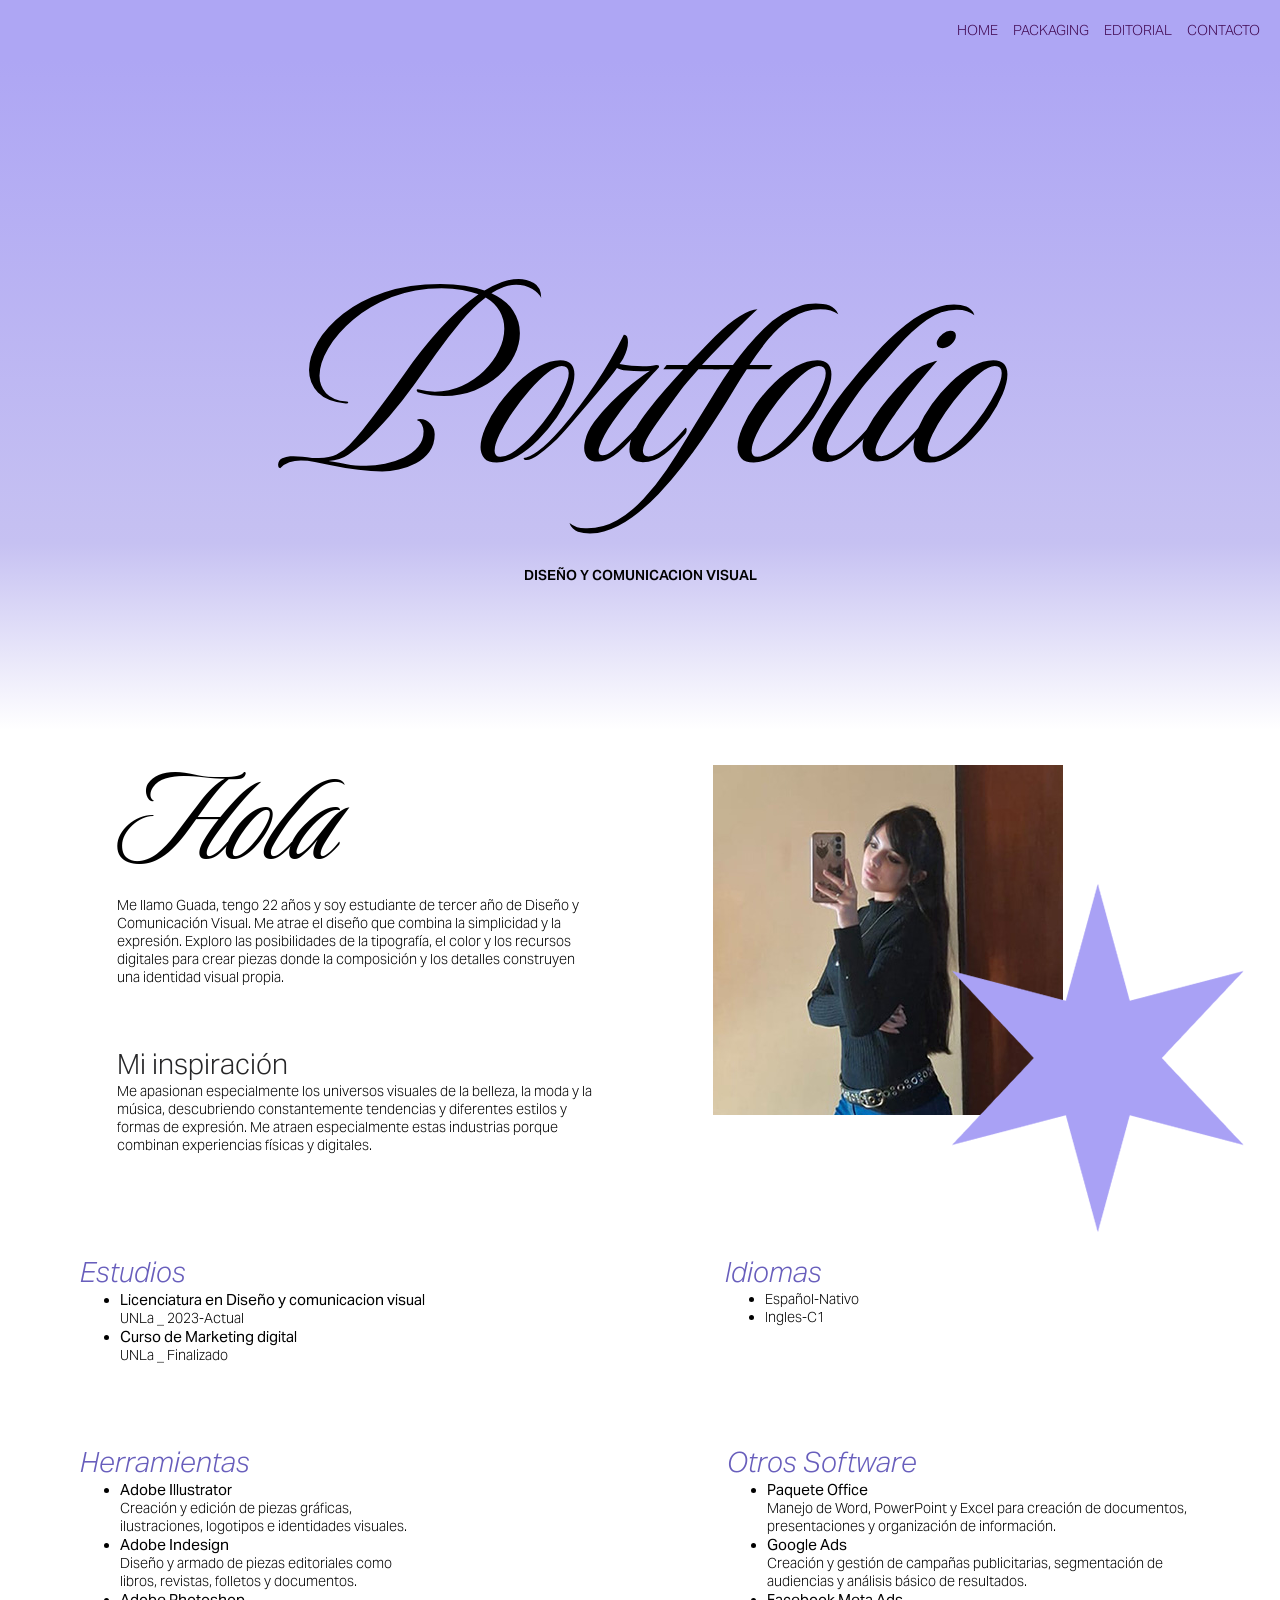
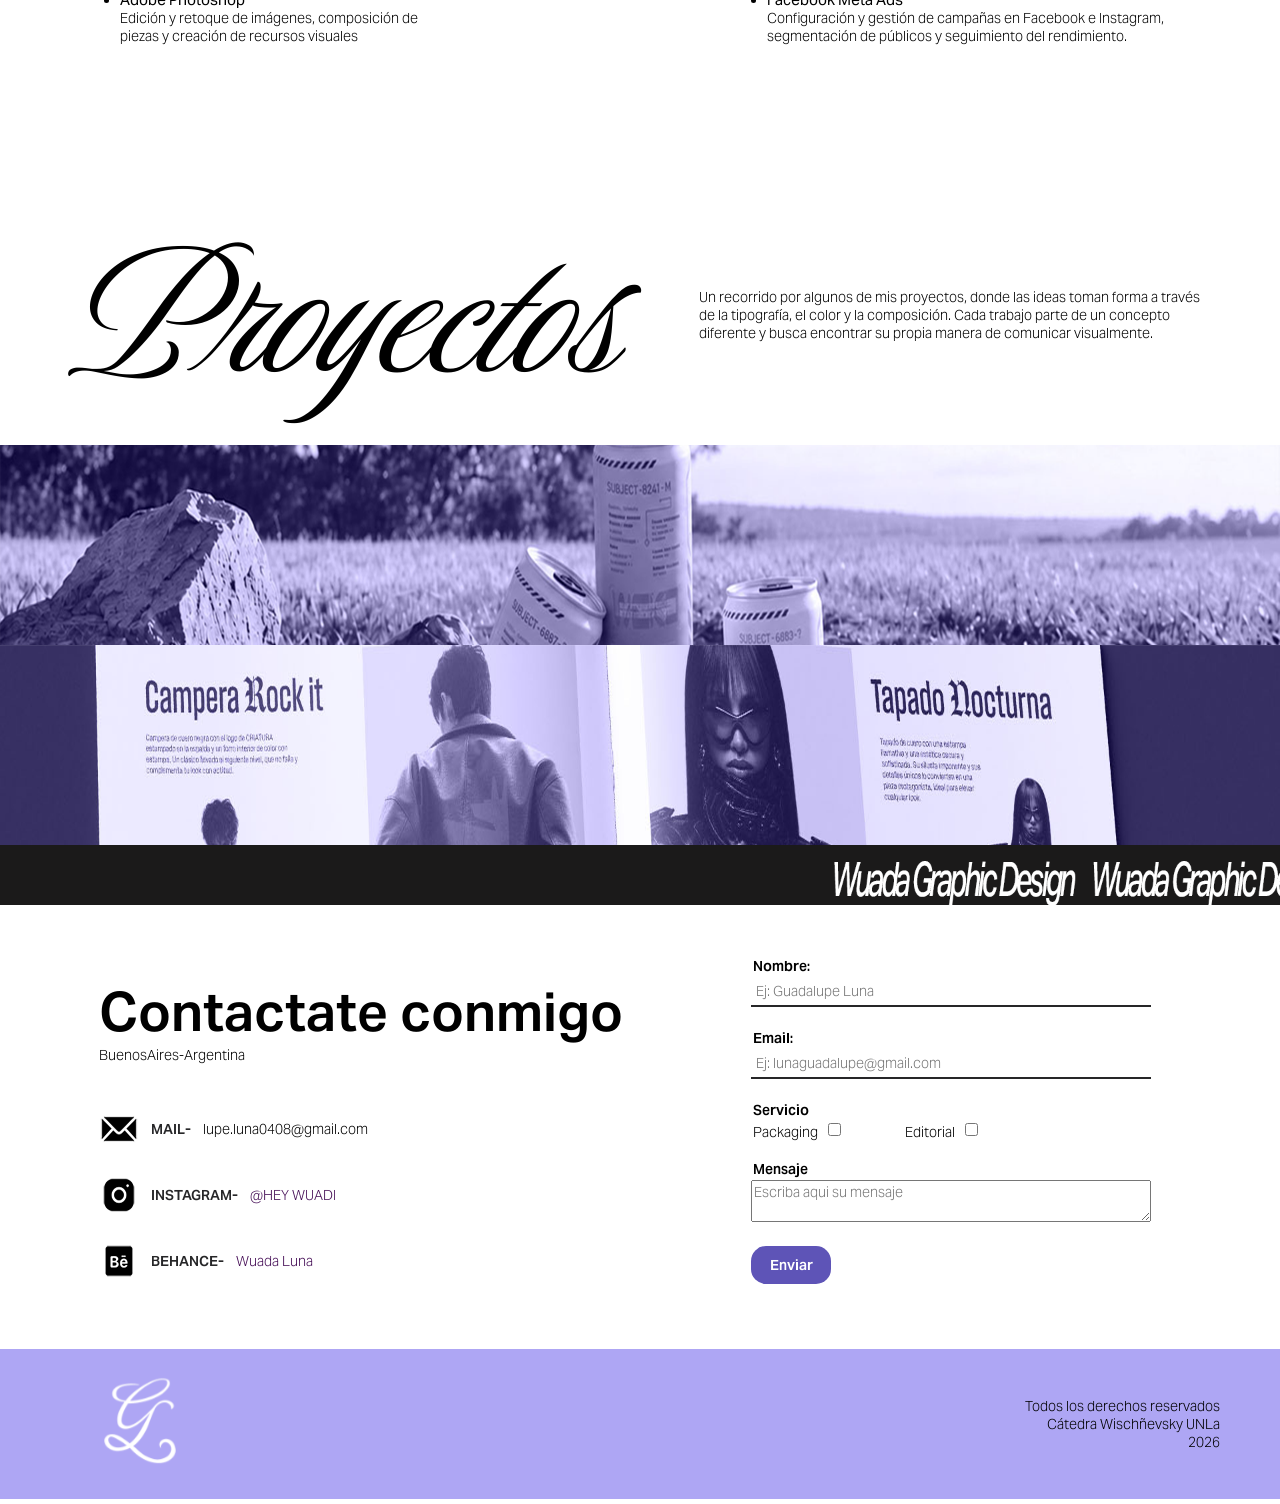
<file: index.html>
<!DOCTYPE html>
<html>

<head>
    <meta charset="UTF-8" />
    <title>Guada Luna Portoflio</title>
    <link rel="stylesheet" href="estilos.css">
    <link rel="icon" type="image/x-icon" href="img/favicon.ico">
    <meta name="viewport" content="width=device-width, initial-scale=1.0">
   
</head>

<body>
    <header>
        <nav>
            <a href="index.html">HOME</a>
            <a href="packaging.html">PACKAGING</a>
            <a href="editorial.html">EDITORIAL</a>
            <a href="#contacto">CONTACTO</a>
        </nav>
    </header>
    <main>
        <section id="hero">
            <h1>Portfolio</h1>
            <p id="bajada">DISEÑO Y COMUNICACION VISUAL</p>

        </section>

        <section class="intro">

            <article class="bio">
                <div class="sobremi">
                    <h3>Hola</h3>
                    <p>Me llamo Guada, tengo 22 años y soy estudiante de tercer año de Diseño y Comunicación Visual. Me
                        atrae el diseño que combina la simplicidad y la expresión. Exploro las posibilidades de la
                        tipografía, el color y los recursos digitales para crear piezas donde la composición y los
                        detalles construyen una identidad visual propia.</p>
                </div>

                <div class="inspiracion">
                    <h5 id="sub-black">Mi inspiración</h5>
                    <p>Me apasionan especialmente los universos visuales de la belleza, la moda y la música,
                        descubriendo constantemente tendencias y diferentes estilos y formas de expresión. Me atraen
                        especialmente estas industrias porque combinan experiencias físicas y digitales.</p>
                </div>
            </article>
            <div class="contenedor-foto">
                <img src="img/imagen-perfil.jpg" class="foto-perfil" alt="foto de perfil" width="350" height="350" />
                <img src="img/estrella.png" class="estrella" alt="estrella decorativa" width="292" height="348">
                </div>



        </section>
        <section class="estudios">
            <div class="separador-uno">
                <article class="info">
                    <h5>Estudios</h5>
                    <ul>
                        <li>
                            <h6>Licenciatura en Diseño y comunicacion visual</h6>
                            <p>UNLa _ 2023-Actual</p>
                        </li>
                        <li>
                            <h6>Curso de Marketing digital</h6>
                            <p>UNLa _ Finalizado</p>
                        </li>
                    </ul>
                </article>
                <article class="info">
                    <h5>Idiomas</h5>
                    <ul>
                        <li>
                            Español-Nativo
                        </li>
                        <li>
                            Ingles-C1
                        </li>
                    </ul>
                </article>
            </div>
            <div class="separador-dos">
                <article class="info">
                    <h5>Herramientas</h5>
                    <ul>
                        <li>
                            <h6>Adobe Illustrator</h6>
                            <p>Creación y edición de piezas gráficas, ilustraciones, logotipos e identidades visuales.
                            </p>
                        </li>
                        <li>
                            <h6>Adobe Indesign</h6>
                            <p>Diseño y armado de piezas editoriales como libros, revistas, folletos y documentos.</p>
                        </li>

                        <li>
                            <h6>Adobe Photoshop</h6>
                            <p>Edición y retoque de imágenes, composición de piezas y creación de recursos visuales</p>
                        </li>
                    </ul>
                </article>
                <article class="info">
                    <h5>Otros Software</h5>
                    <ul>
                        <li>
                            <h6>Paquete Office</h6>
                            <p>Manejo de Word, PowerPoint y Excel para creación de documentos, presentaciones y
                                organización
                                de información.</p>

                        <li>
                            <h6>Google Ads</h6>
                            <p>Creación y gestión de campañas publicitarias, segmentación de audiencias y análisis
                                básico de
                                resultados.</p>
                        </li>
                        <li>
                            <h6>Facebook Meta Ads</h6>
                            <p>Configuración y gestión de campañas en Facebook e Instagram, segmentación de públicos y
                                seguimiento del rendimiento.</p>
                        </li>
                    </ul>
                </article>
            </div>
        </section>
        <section class="proyectos">
            <h2>Proyectos</h2>
            <p id="bloque-texto">Un recorrido por algunos de mis proyectos, donde las ideas toman forma a través de la
                tipografía, el
                color y la composición. Cada trabajo parte de un concepto diferente y busca encontrar su propia manera
                de comunicar visualmente.</p>
        </section>
        <section class="portadas">
            <a href="packaging.html"><img src="img/portada-packaging.png" class="fondo-tps" alt="imagen de latas"
                    width="100%" height="200" /></a>
            <a href="editorial.html"><img src="img/portada-editorial.png" class="fondo-tps"
                    alt="imagen de pieza editorial" width="100%" height="200" /></a>
            <img src="img/gifhy-0.4x.gif" width="100%" height="60" />
        </section>
        <section id="contacto">
            <article class="redes">
                <div>
                    <h4>Contactate conmigo</h4>
                    <p> BuenosAires-Argentina</p>
                </div>
                <div>
                    <ul id="listado">
                        <li class="links">
                            <img src="img/mail.png" alt="logomail" width="40" height="40" />
                            <p id="medios">MAIL-</p>
                            <p> lupe.luna0408@gmail.com</p>
                        </li>
                        <li class="links">
                            <img src="img/instagram.png" alt="logo instagram" width="40" height="40" />
                            <p id="medios">INSTAGRAM-</p>
                            <a href="https://www.instagram.com/hey.wuadi/">@HEY WUADI</a>
                        </li>
                        <li class="links">
                            <img src="img/behance.png" alt="logo behance" width="40" height="40" />
                            <p id="medios">BEHANCE-</p>
                            <a href="https://www.behance.net/guadalupeluna7">Wuada Luna</a>
                        </li>
                    </ul>
                </div>
            </article>

            <div class="formulario">
                <form method="post" action="" target="_blank" enctype="text/plain">

                    <label for="nombre">Nombre:</label>
                    <input type="text" name="Nombre" id="nombre" maxlength="30" placeholder="Ej: Guadalupe Luna"
                        required>

                    <label for="email">Email:</label>
                    <input type="email" name="Email" id="email" placeholder="Ej: lunaguadalupe@gmail.com" required>

                     <label>Servicio</label>
                    <div id="choice">
                       
                        <label for="packaging" id="opcion">Packaging <input type="checkbox" name="servicio" value="Packaging"
                                id="packaging"></label>

                        <label for="editorial" id="opcion">Editorial <input type="checkbox" name="servicio" value="Editorial"
                                id="editorial"></label>
                    </div>

                    <label for="mensaje">Mensaje</label>
                    <textarea name="Mensaje" id="mensaje" placeholder="Escriba aqui su mensaje"></textarea>


                    <input type="submit" value="Enviar" formenctype="text/plain">

            </div>
        </section>
    </main>
    <footer>
        <img src="img/logo.svg" width="160" height="160" />
        <ul class="lista">
            <li> Todos los derechos reservados</li>
            <li> Cátedra Wischñevsky UNLa</li>
            <li> 2026</li>
        </ul>
    </footer>

</body>
</file>
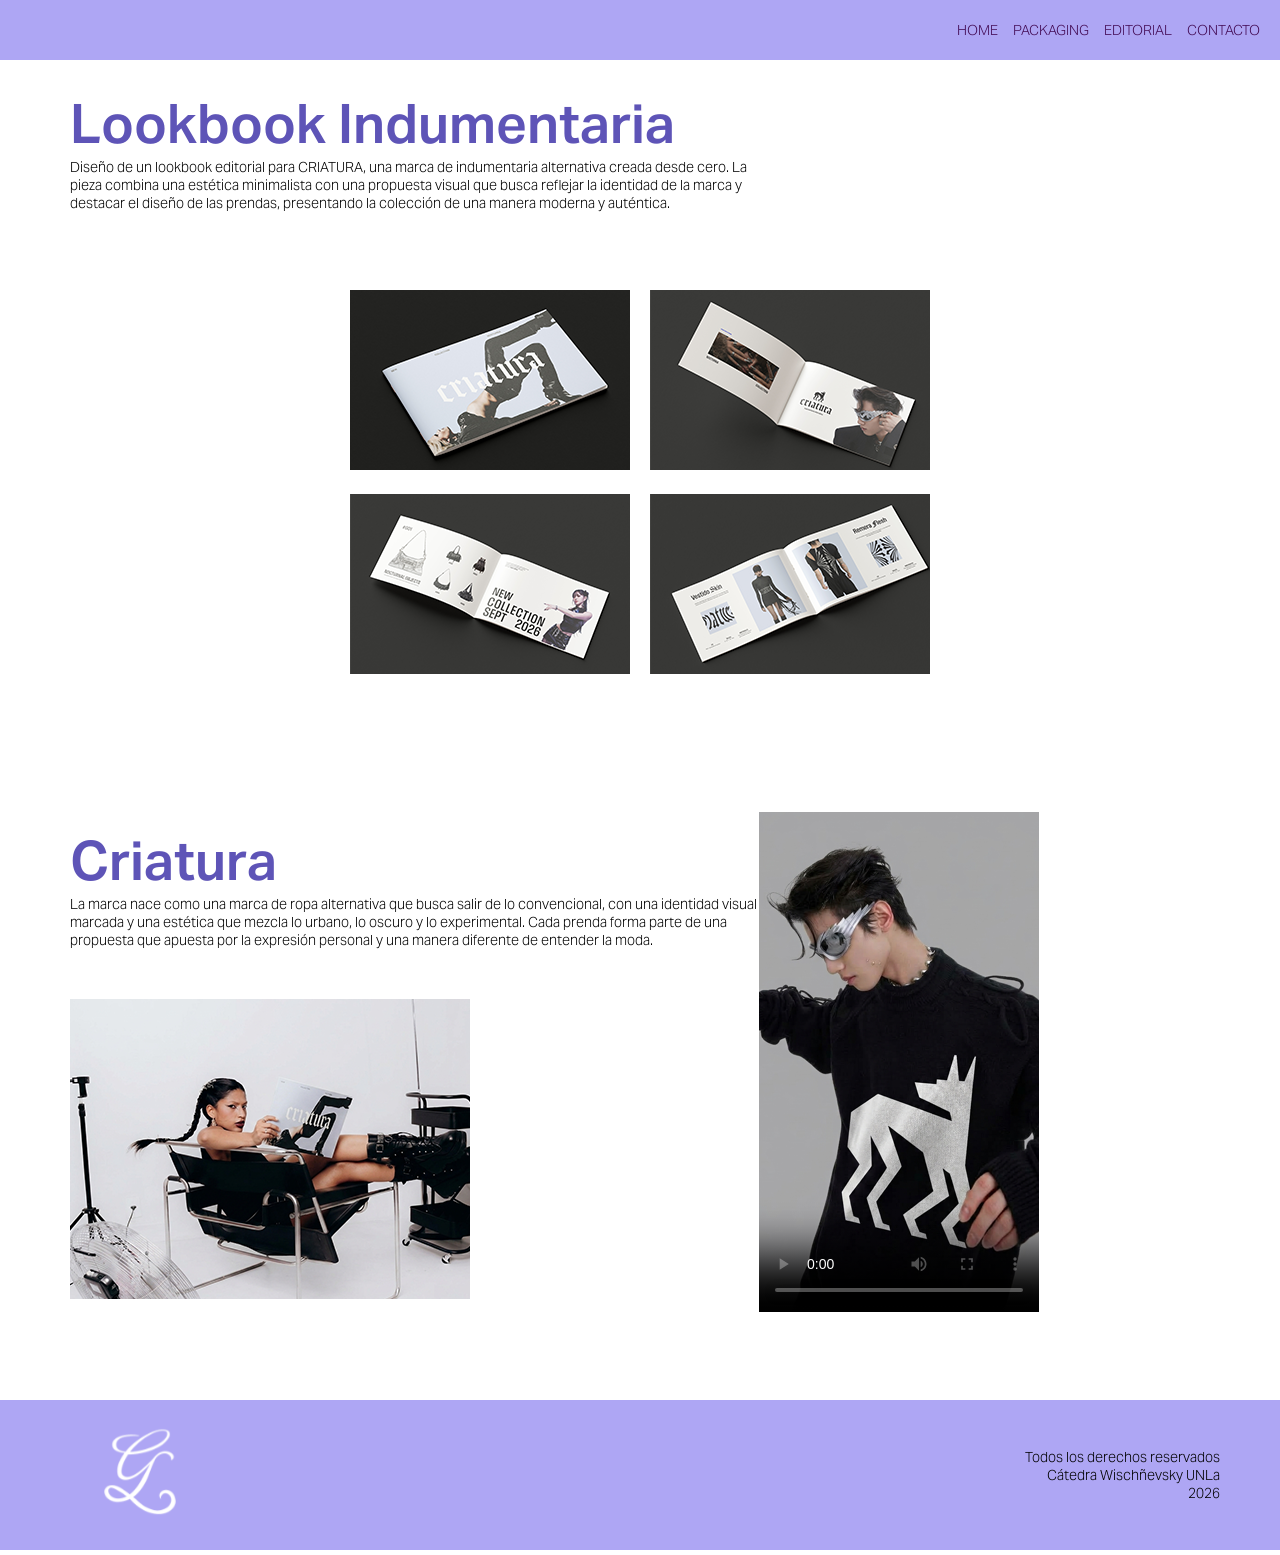
<file: editorial.html>
<!DOCTYPE html>

<head>
    <meta charset="UTF-8" />
    <title>Guada Luna Portoflio</title>
    <link rel="stylesheet" href="estilos.css">
    <link rel="icon" type="image/x-icon" href="img/favicon.ico">
    <meta name="viewport" content="width=device-width, initial-scale=1.0">
    <script>
        function cambiarDisplay(visibilidadNueva) {
            document.getElementById("galeria").style.display = visibilidadNueva
        }
        function mostrarGaleria() {
            cambiarDisplay('flex')
        }
        function ocultarGaleria() {
            cambiarDisplay('none')
        }
    </script>
</head>

<body>
    <header>
        <nav>
            <a href="index.html">HOME</a>
            <a href="packaging.html">PACKAGING</a>
            <a href="editorial.html">EDITORIAL</a>
            <a href="index.html#contacto">CONTACTO</a>
        </nav>
    </header>
    <main>

        <section class="info-trabajos">
            <article>
                <h4 class="titulo-color">Lookbook Indumentaria</h4>
                <p>Diseño de un lookbook editorial para CRIATURA, una marca de indumentaria alternativa creada desde
                    cero. La pieza combina una estética minimalista con una propuesta visual que busca reflejar la
                    identidad de la marca y destacar el diseño de las prendas, presentando la colección de una manera
                    moderna y auténtica.</p>
            </article>
        </section>
        <section id="miniaturas">
            <div class="thumbnail">
                <a href="#foto-5"><img src="img/editorial-miniatura-1.png" class="cambio-scale"
                        alt="imagen de lookbook de indumentaria abierto" width="280" height="180"
                        onClick="mostrarGaleria()"></a>

                <a href="#foto-6"><img src="img/editorial-miniatura-2.png" class="cambio-scale"
                        alt="imagen de lookbook de indumentaria abierto" width="280" height="180"
                        onClick="mostrarGaleria()"></a>
            </div>

            <div class="thumbnail">
                <a href="#foto-7"><img src="img/editorial-miniatura-3.png" class="cambio-scale"
                        alt="mockup del reverso de las tres latas" alt="imagen de lookbook de indumentaria abierto"
                        width="280" height="180" onClick="mostrarGaleria()"></a>
                <a href="#foto-8"><img src="img/editorial-miniatura-4.png" class="cambio-scale"
                        alt="imagen de lookbook de indumentaria abierto" width="280" height="180"
                        onClick="mostrarGaleria()" /></a>
            </div>
        </section>

        <section id="galeria">
            <ul id="galeria-oculta">
                <li class="fraccion-galeria" id="foto-5">
                    <a href="#" class="primer-ultima-flecha"> <img src="img/atras.png" width="50" height="50"
                            alt="atras"></a>
                    <img class="cerrar" src="img/cerrar.png" alt="cerrar" width="50" height="50"
                        onClick="ocultarGaleria()">
                    <a href="#foto-6">
                        <img src="img/siguiente.png" width="50" height="50" alt="siguiente">
                    </a>
                </li>

                <li class="fraccion-galeria" id="foto-6">
                    <a href="#foto-5">
                        <img src="img/atras.png" width="50" height="50" alt="atras">
                    </a>
                    <img class="cerrar" src="img/cerrar.png" alt="cerrar" width="50" height="50"
                        onClick="ocultarGaleria()">
                    <a href="#foto-7">
                        <img src="img/siguiente.png" width="50" height="50" alt="siguiente">
                    </a>
                </li>

                <li class="fraccion-galeria" id="foto-7">
                    <a href="#foto-6">
                        <img src="img/atras.png" width="50" height="50" alt="atras">
                    </a>
                    <img class="cerrar" src="img/cerrar.png" alt="cerrar" width="50" height="50"
                        onClick="ocultarGaleria()">
                    <a href="#foto-8">
                        <img src="img/siguiente.png" width="50" height="50" alt="siguiente">
                    </a>
                </li>

                <li class="fraccion-galeria" id="foto-8">
                    <a href="#foto-7">
                        <img src="img/atras.png" width="50" height="50" alt="atras">
                    </a>
                    <img class="cerrar" src="img/cerrar.png" alt="cerrar" width="50" height="50"
                        onClick="ocultarGaleria()">
                    <a href="#" class="primer-ultima-flecha">
                        <img src="img/siguiente.png" width="50" height="50" alt="siguiente">
                    </a>
                </li>
            </ul>

            <div id="fondo-galeria"></div>
        </section>


        <section class="criatura">
            <article id="info-lookbook">
                <div>
                    <h4 class="titulo-color">Criatura</h4>
                    <p>La marca nace como una marca de ropa alternativa que busca salir de lo convencional, con una
                        identidad visual marcada y una estética que mezcla lo urbano, lo oscuro y lo experimental. Cada
                        prenda forma parte de una propuesta que apuesta por la expresión personal y una manera diferente
                        de
                        entender la moda.</p>
                </div>
                <div>
                    <img src="img/mockup-criatura.png" alt="mockup de lookbook en mano" width="400" height="300">
                </div>
            </article>
            <div id="multimedia">
                <video src="video/criatura-reel.mp4" poster="img/portada-video.png" controls  width="280" height="500">
                    <source src="video/criatura-reel.ogv" type="video/ogv">
                    <source src="video/criatura-reel.webm" type="video/webm">
                </video>
            </div>
        </section>
    </main>

    <footer>
        <img src="img/logo.svg" width="160" height="160" />
        <ul class="lista">
            <li> Todos los derechos reservados</li>
            <li> Cátedra Wischñevsky UNLa</li>
            <li> 2026</li>
        </ul>
    </footer>

</body>
</file>
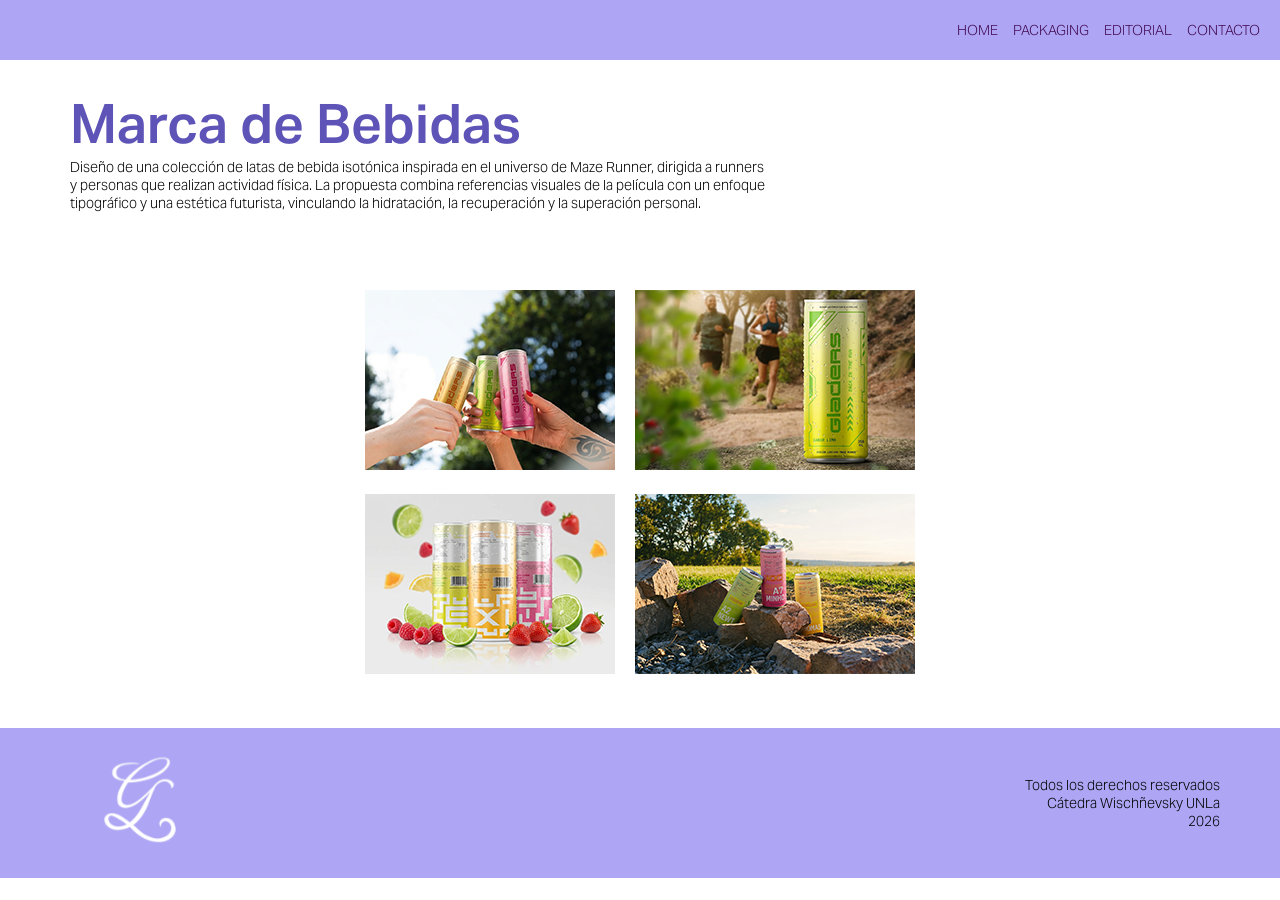
<file: packaging.html>
<!DOCTYPE html>
<!-- esta es la pagina de tp latas-->

<head>
    <meta charset="UTF-8" />
    <title>Guada Luna Portoflio</title>
    <link rel="stylesheet" href="estilos.css">
    <link rel="icon" type="image/x-icon" href="img/favicon.ico">
    <meta name="viewport" content="width=device-width, initial-scale=1.0">
    <script>
        function cambiarDisplay(visibilidadNueva) {
            document.getElementById("galeria").style.display = visibilidadNueva
        }
        function mostrarGaleria() {
            cambiarDisplay('flex')
        }
        function ocultarGaleria() {
            cambiarDisplay('none')
        }
    </script>
</head>

<body>
    <header>
        <nav>
            <a href="index.html">HOME</a>
            <a href="packaging.html">PACKAGING</a>
            <a href="editorial.html">EDITORIAL</a>
            <a href="index.html#contacto">CONTACTO</a>
        </nav>
    </header>

    <main>
        <section class="info-trabajos">
            <article>

                <h4 class="titulo-color">Marca de Bebidas</h4>
                <p>Diseño de una colección de latas de bebida isotónica inspirada en el universo de Maze Runner,
                    dirigida a runners y personas que realizan actividad física. La propuesta combina referencias
                    visuales de la película con un enfoque tipográfico y una estética futurista, vinculando la
                    hidratación, la recuperación y la superación personal.</p>
            </article>
        </section>


        <section id="miniaturas">
            <div class="thumbnail">
                <a href="#foto-1"><img src="img/latas-miniatura-1.png" class="cambio-scale" alt="imagen de tres latas" width="250"
                        height="180" onClick="mostrarGaleria()"></a>

                <a href="#foto-2"><img src="img/latas-miniatura-2.png" class="cambio-scale" alt="primer plano de lata en escena"
                        width="280" height="180" onClick="mostrarGaleria()"></a>
            </div>

            <div class="thumbnail">
                <a href="#foto-3"><img src="img/latas-miniatura-3.png" class="cambio-scale"
                        alt="mockup del reverso de las tres latas" width="250" height="180"
                        onClick="mostrarGaleria()"></a>
                <a href="#foto-4"><img src="img/latas-miniatura-4.png" class="cambio-scale" alt="imagen de tres latas en escena"
                        width="280" height="180" onClick="mostrarGaleria()" /></a>
            </div>

        </section>

        <section id="galeria">
            <ul id="galeria-oculta">
                <li class="fraccion-galeria" id="foto-1">
                    <a href="#" class="primer-ultima-flecha"> <img src="img/atras.png" width="50" height="50"
                            alt="atras"></a>
                    <img class="cerrar" src="img/cerrar.png" alt="cerrar" width="50" height="50"
                        onClick="ocultarGaleria()">
                    <a href="#foto-2">
                        <img src="img/siguiente.png" width="50" height="50" alt="siguiente">
                    </a>
                </li>

                <li class="fraccion-galeria" id="foto-2">
                    <a href="#foto-1">
                        <img src="img/atras.png" width="50" height="50" alt="atras">
                    </a>
                    <img class="cerrar" src="img/cerrar.png" alt="cerrar" width="50" height="50"
                        onClick="ocultarGaleria()">
                    <a href="#foto-3">
                        <img src="img/siguiente.png" width="50" height="50" alt="siguiente">
                    </a>
                </li>

                <li class="fraccion-galeria" id="foto-3">
                    <a href="#foto-2">
                        <img src="img/atras.png" width="50" height="50" alt="atras">
                    </a>
                    <img class="cerrar" src="img/cerrar.png" alt="cerrar" width="50" height="50"
                        onClick="ocultarGaleria()">
                    <a href="#foto-4">
                        <img src="img/siguiente.png" width="50" height="50" alt="siguiente">
                    </a>
                </li>

                <li class="fraccion-galeria" id="foto-4">
                    <a href="#foto-3">
                        <img src="img/atras.png" width="50" height="50" alt="atras">
                    </a>
                    <img class="cerrar" src="img/cerrar.png" alt="cerrar" width="50" height="50" onClick="ocultarGaleria()">
                    <a href="#" class="primer-ultima-flecha">
                        <img src="img/siguiente.png" width="50" height="50" alt="siguiente">
                    </a>
                </li>
            </ul>

            <div id="fondo-galeria"></div>
        </section>
    </main>
    <footer>
        <img src="img/logo.svg" width="160" height="160" />
        <ul class="lista">
            <li> Todos los derechos reservados</li>
            <li> Cátedra Wischñevsky UNLa</li>
            <li> 2026</li>
        </ul>
    </footer>
</body>
</html>
</file>
<file: estilos.css>
/*CSS Document*/
@charset"UTF-8";

@font-face {
    font-family: "cursiva";
    src: url(fuentes/LuxuriousScript-Regular.ttf);
    font-weight: regular;
    font-style: regular;
}

@font-face {
    font-family: "Aktiv regular";
    src: url(fuentes/Aktiv_Grotesk_Regular.otf);
    font-weight: regular;
    font-style: regular;
}


@font-face {
    font-family: "Aktiv light italic";
    src: url(fuentes/Aktiv_Grotesk_Light_Italic.otf);
    font-weight: light;
    font-style: italic;
}

@font-face {
    font-family: "Aktiv light";
    src: url(fuentes/Aktiv_Grotesk_Light.otf);
    font-weight: light;
    font-style: regular;
}

@font-face {
    font-family: "Aktiv semibold";
    src: url(fuentes/Aktiv_Grotesk_SemiBold.otf);
    font-weight: semibold;
    font-style: regular;
}

@font-face {
    font-family: "Aktiv bold";
    src: url(fuentes/Aktiv_Grotesk_Bold.otf);
    font-weight: bold;
    font-style: regular;
}

@font-face {
    font-family: "Aktiv bold italic";
    src: url(fuentes/Aktiv_Grotesk_Bold_Italic.otf);
    font-weight: bold;
    font-style: italic;
}

* {
    font-family: "Aktiv light";
    font-size: 14px;
    margin: 0%;
}

nav {

    display: flex;
    justify-content: flex-end;
    align-items: center;
    width: 100%;
    gap: 15px;
}

header {
    background-color: #AEA6F4;
    height: 20px;
    padding: 20px;
    align-content: center;
    position: sticky;
    top: 0px;
    z-index: 100;

}

#hero {
    background: linear-gradient(180deg, #AEA6F4 0%, #C6C1F2 72.12%, #FFF 100%);
    width: 100%;
    height: 670px;
    display: flex;
    align-items: center;
    flex-direction: column;
    justify-content: center;
}


h1 {
    font-family: "cursiva";
    font-size: 300px;
    font-style: normal;
    font-weight: 400;
    line-height: normal;
    display: flex;
    justify-content: center;

}

#bajada {
    display: flex;
    justify-content: center;
    font-family: "Aktiv semibold";
}

h2 {
    font-family: "cursiva";
    font-size: 212px;
    font-style: normal;
    font-weight: 400;
    line-height: normal;
}

h3 {
    font-family: "cursiva";
    font-size: 150px;
    font-style: normal;
    font-weight: 400;
    line-height: normal;
    height: 166px;
}

h4 {
    font-family: "Aktiv semibold";
    color: #000;
    font-size: 54px;
    font-style: normal;
    font-weight: 600;
    line-height: normal;
}

.titulo-color {
    font-family: "Aktiv semibold";
    color: #5E54B7;
    font-size: 54px;
    font-style: normal;
    font-weight: 600;
    line-height: normal;
}

h5 {
    font-family: "Aktiv light italic";
    color: #685EBC;
    font-size: 28px;
    font-style: italic;
    font-weight: 300;
    line-height: normal;
}

#sub-black {
    font-family: "Aktiv light";
    font-size: 28px;
    font-style: normal;
    font-weight: 300;
    color: #262628;
}

h6 {
    font-family: "Aktiv regular";
    font-size: 15px;
    font-style: normal;
    font-weight: 400;
    line-height: normal
}


/*aca terminan los estilos de texto */


.sobremi {
    display: flex;
    flex-direction: column;
    width: 480px;
}

.inspiracion {
    display: flex;
    flex-direction: column;
    width: 480px;
    margin-top: 60px;
}

.intro {
    display: flex;
    justify-content: space-evenly;
    align-items: center;
}

.separador-uno {
    display: flex;
    flex-direction: row;
    column-gap: 300px;
    width: 1120px;
}

.separador-dos {
    display: flex;
    flex-direction: row;
    column-gap: 304px;
    max-width: 1120px;
}

.estudios {
    display: flex;
    flex-direction: column;
    row-gap: 80px;
    justify-content: center;
    margin-top: 100px;
    align-items: center;
}

.proyectos {
    display: flex;
    flex-direction: row;
    justify-content: space-evenly;
    height: 400px;
    align-items: flex-end;
}

#bloque-texto {
    width: 508px;
    display: flex;
    align-items: center;
    height: 260px;
}


footer {
    height: 150px;
    background-color: #AEA6F4;
    display: flex;
    justify-content: space-between;
    align-items: center;
    padding-inline: 60px;
}

.lista {
    list-style-type: none;
    text-align: right;
}

a {
    color: #430b54;
    text-decoration: none;

}

#contacto {
    display: flex;
    flex-direction: row;
    justify-content: space-evenly;
    height: 440px;
    align-items: center;
}

.redes {
    display: flex;
    flex-direction: column;
    row-gap: 45px;
}

#listado {
    padding: 0;
    display: flex;
    flex-direction: column;
    row-gap: 26px;
    list-style-type: none;
}

.links {
    display: flex;
    align-items: center;
    column-gap: 12px;
}

.fondo-tps {
    display: block;
}

.fondo-tps:hover {
    filter: grayscale(20);
    transition-duration: 300ms;
}

#medios {
    font-family: "Aktiv semibold";
    color: #262628;
}

.contenedor-foto {
    position: relative;
    width: 100%;
    max-width: 450px;
}

.mi-foto {
    width: 100%;
    display: block;
}

.estrella {
    position: absolute;
    width: 65%;
    bottom: -32%;
    right: -18%;
    z-index: 2;
}



/*aca vienen los estilos del formulario*/

form {
    /* background-color: #D9D9D9;*/
    border-radius: 55px;
    height: auto;
    padding: 30px;
    width: 400px;
    display: flex;
    flex-direction: column;
}


input {

    margin-bottom: 20px;
    padding: 5px;
    border: none;
    border-bottom: 2px solid #262628;
    background: transparent;
    outline: none;

}

input[type=checkbox] {
    width: auto;
    height: auto;
    display: flex;
    flex-direction: row;
}

input[type=submit] {
    height: 38px;
    width: 80px;
    border-radius: 15px;
    border: none;
    background-color: #5E54B7;
    color: #ffffff;
    margin-top: 24px;
    font-family: "Aktiv semibold";
}

input[type=submit]:hover {
    background-color: #AEA6F4;
    color: #000000;
}

label {
    font-family: "Aktiv semibold";
    display: flex;
    column-gap: 10px;
    margin: 2px;
}

#choice {
    column-gap: 60px;
    display: flex;
}

#opcion {
    font-family: "Aktiv light";
}


/* aca es el estilo de la galeria de fotos*/

.info-trabajos {
    width: 700px;
    height: 180px;
    margin-left: 70px;
    display: flex;
    flex-direction: column;
    justify-content: center;
}

#info-lookbook{
    width: 700px;
    height: 500px;
    margin-left: 70px;
    display: flex;
    flex-direction: column;
    justify-content: center;
    row-gap: 50px;
}


#miniaturas {
    display: flex;
    flex-direction: column;
    align-items: center;
    row-gap: 20px;
    height: 488px;
    justify-content: center;
}

.thumbnail {
    column-gap: 20px;
    display: flex;
}

.cambio-scale:hover {
    transform: scale(1.1);
    transition-duration: 400ms;
    transition-timing-function: ease-out;
}

.criatura{
    display: flex;
    justify-content: space-between;
    height: 672px;
    align-items: center;
}

#multimedia{
        width: 530px;
}



/*..........................*/

#galeria {
    display: none;
    width: 100%;
    justify-content: center;
    height: 100vh;
    position: fixed;
    top: 0;
    left: 0;
    z-index: 300;
}

#galeria-oculta {
    display: flex;
    width: 100%;
    max-width: none;
    overflow: hidden;
    z-index: 20;
    height: 100vh;
    padding: 0;
    margin: 0;
    position: relative;
}

.fraccion-galeria {
    display: flex;
    align-items: center;
    background-repeat: no-repeat;
    background-position: center;
    background-size: contain;
    width: 100%;
    min-width: 100%;
    height: 100vh;
    justify-content: space-between;

}

.primer-ultima-flecha {
	visibility: hidden;
}

.cerrar {
    position: fixed;
    top: 62px;
    right: 2%;
}


#foto-1 {
    background-image: url("img/latas-1.jpg");
}

#foto-2 {
    background-image: url("img/latas-2.jpg");
}

#foto-3 {
    background-image: url("img/latas-3.jpg");
}

#foto-4 {
    background-image: url("img/latas-4.png");
}

#foto-5 {
    background-image: url("img/lookbook-1.jpg");
}

#foto-6 {
    background-image: url("img/lookbook-2.jpg");
}

#foto-7 {
    background-image: url("img/lookbook-3.jpg");
}

#foto-8 {
    background-image: url("img/lookbook-4.jpg");
}




#fondo-galeria {
    background-color: black;
    opacity: 0.9;
    position: fixed;
    top: 0;
    width: 100%;
    height: 100vh;
    z-index: 0;
}



/* responsive mobile*/

@media screen and (max-width:600px) {
    body {
        font-size: 14px;
    }

    h1 {
        font-size: 200px;
    }

    h2 {
        font-size: 164px;
    }

    h3 {
        font-size: 120px;
        height: 140px;
    }

    nav {
        justify-content: center;
    }

    #hero {
        flex-direction: column-reverse;
        height: 420px;
    }

    .bio {
        height: 560px;
    }

    .intro {
        display: flex;
        flex-direction: column;
        align-items: center;
        height: 828px;
    }

    .separador-uno {
        display: flex;
        flex-direction: column;
        width: 500px;
        row-gap: 50px;
    }

    .separador-dos {
        display: flex;
        flex-direction: column;
        max-width: 500px;
        row-gap: 50px;
    }

    .estudios {
        display: flex;
        flex-direction: column;
        row-gap: 50px;
        justify-content: center;
        margin-top: 100px;
        align-items: center;
    }

    .proyectos {
        display: flex;
        flex-direction: column;
        justify-content: center;
        margin-top: 18px;
        align-items: center;
        height: 450px;
    }


    #bloque-texto {
        width: 400px;
        display: flex;
        align-items: center;
    }

.fondo-tps{
    height: auto;
}


    footer {
        height: 255px;
        background-color: #AEA6F4;
        display: flex;
        flex-direction: column;
        justify-content: center;
        align-items: center;
        padding-inline: 5px;
        width: 600px;

    }

    .lista {
        text-align: center;
    }



    #contacto {
        display: flex;
        flex-direction: column;
        justify-content: center;
        height: auto;
        align-items: center;
    }

    .redes {
        display: flex;
        flex-direction: column;
        row-gap: 45px;
        justify-content: center;
        max-width: 400px;
        height: 505px;
    }


    .contenedor-foto {
        position: relative;
        width: 100%;
        max-width: 360px;
    }

}
</file>
